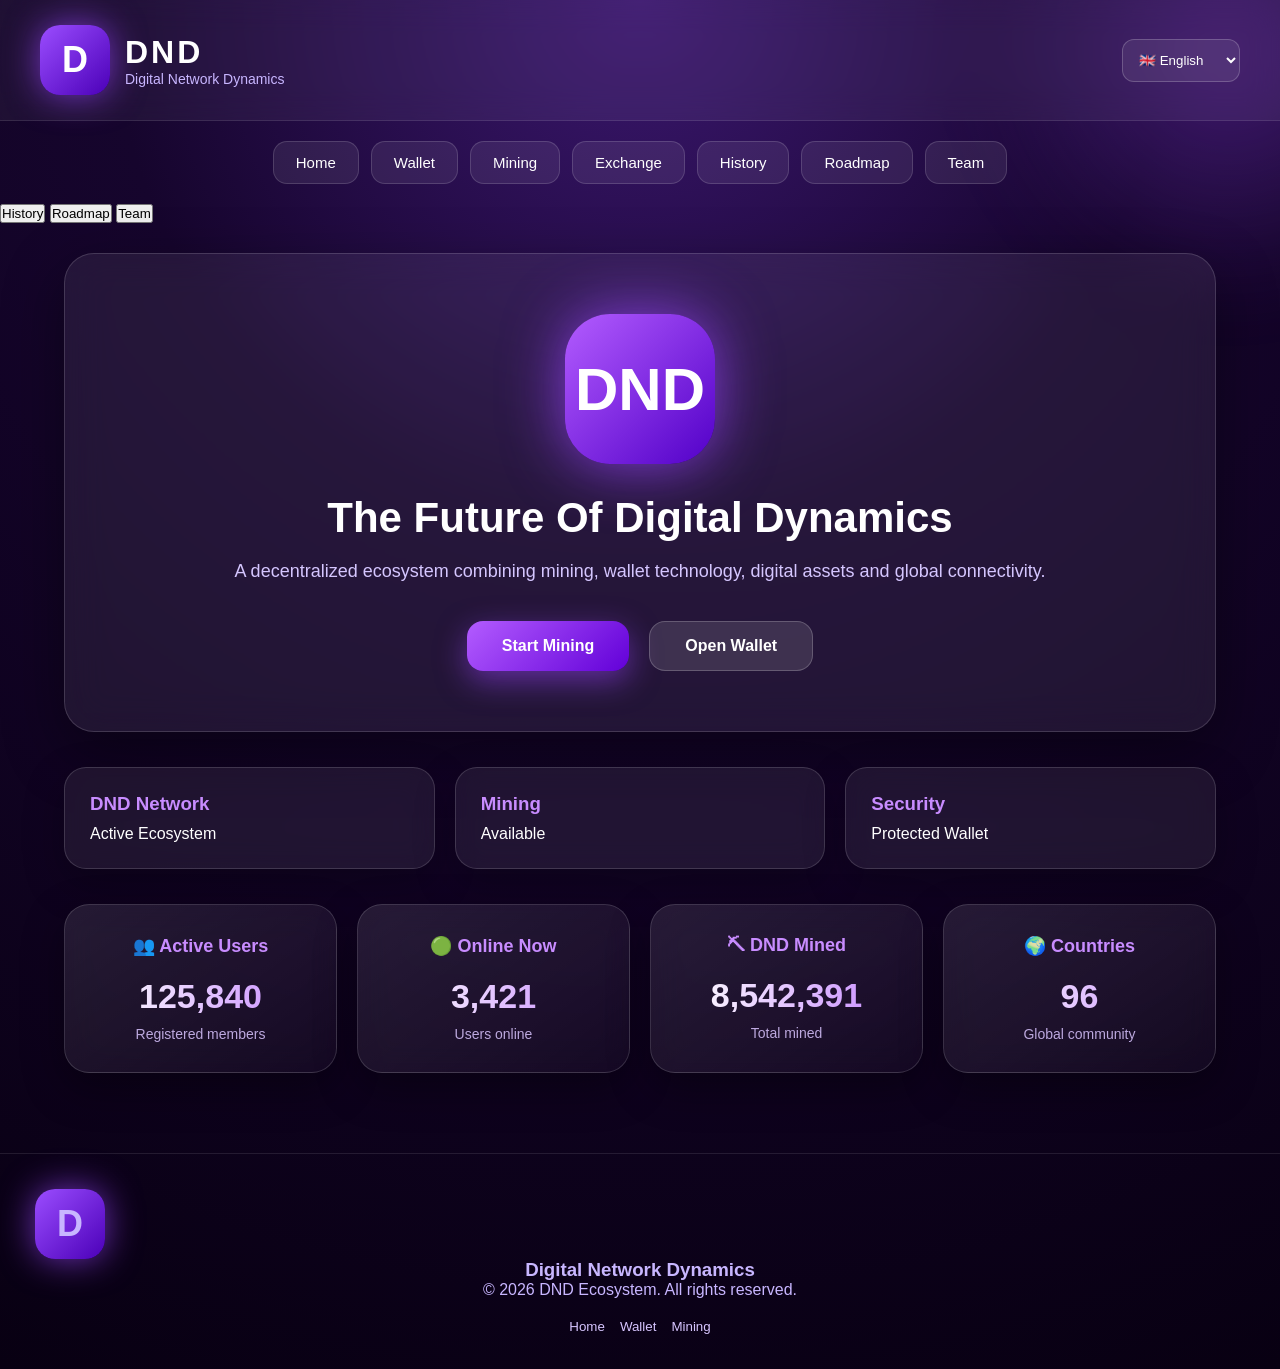
<file: index.html>
<!DOCTYPE html>
<html lang="en">

<head>

<meta charset="UTF-8">

<meta name="viewport" content="width=device-width, initial-scale=1.0">


<title>
Digital Network Dynamics | DND
</title>


<link rel="stylesheet" href="style.css">


</head>


<body>


<div class="background-glow"></div>



<header class="top-header">


<div class="brand">


<div class="logo-emblem">

<span>D</span>

</div>


<div class="brand-text">

<h1>
DND
</h1>

<p>
Digital Network Dynamics
</p>

</div>


</div>



<select id="languageSelect">


<option value="en">
🇬🇧 English
</option>


<option value="fr">
🇫🇷 Français
</option>


<option value="zh">
🇨🇳 中文
</option>


<option value="pl">
🇵🇱 Polski
</option>


<option value="es">
🇪🇸 Español
</option>


</select>


</header>




<nav class="navigation">


<button onclick="openPage('home')" data-i18n="home">
Home
</button>


<button onclick="openPage('wallet')" data-i18n="wallet">
Wallet
</button>


<button onclick="openPage('mining')" data-i18n="mining">
Mining
</button>


<button onclick="openPage('exchange')" data-i18n="exchange">
Exchange
</button>


<button onclick="openPage('history')" data-i18n="history">
History
</button>


<button onclick="openPage('roadmap')" data-i18n="roadmap">
Roadmap
</button>


<button onclick="openPage('team')" data-i18n="team">
Team
</button>


</nav>



<button onclick="openPage('history')">
History
</button>


<button onclick="openPage('roadmap')">
Roadmap
</button>


<button onclick="openPage('team')">
Team
</button>



</nav>





<main class="container">
 <section id="home" class="page">


<div class="hero-card">


<div class="hero-logo">

<div class="big-emblem">
DND
</div>


</div>



<h2>
The Future Of Digital Dynamics
</h2>



<p>
A decentralized ecosystem combining mining, wallet technology, digital assets and global connectivity.
</p>




<div class="hero-buttons">


<button class="main-button" onclick="openPage('mining')">

Start Mining

</button>



<button class="secondary-button" onclick="openPage('wallet')">

Open Wallet

</button>



</div>


</div>



<div class="stats-grid">



<div class="stat-card">

<h3>
DND Network
</h3>

<p>
Active Ecosystem
</p>

</div>




<div class="stat-card">

<h3>
Mining
</h3>

<p>
Available
</p>

</div>




<div class="stat-card">

<h3>
Security
</h3>

<p>
Protected Wallet
</p>

</div>



</div>

<div class="network-stats">


<div class="network-card">

<h3>
👥 Active Users
</h3>

<strong>
125,840
</strong>

<p>
Registered members
</p>

</div>



<div class="network-card">

<h3>
🟢 Online Now
</h3>

<strong>
3,421
</strong>

<p>
Users online
</p>

</div>



<div class="network-card">

<h3>
⛏ DND Mined
</h3>

<strong>
8,542,391
</strong>

<p>
Total mined
</p>

</div>



<div class="network-card">

<h3>
🌍 Countries
</h3>

<strong>
96
</strong>

<p>
Global community
</p>

</div>



</div>

</section>








<section id="wallet" class="page hidden">


<div class="section-title">

<h2>
💎 DND Wallet
</h2>


<p>
Your digital asset center
</p>


</div>



<div class="wallet-grid">



<div class="balance-card">

<h3>
DND
</h3>

<div id="dndBalance">
0
</div>


<span>
Digital Network Dynamics
</span>

</div>





<div class="balance-card">

<h3>
USDT
</h3>

<div id="usdtBalance">
0
</div>


<span>
Tether USD
</span>

</div>





<div class="balance-card">

<h3>
BTC
</h3>

<div id="btcBalance">
0
</div>


<span>
Bitcoin
</span>

</div>





<div class="balance-card">

<h3>
ETH
</h3>

<div id="ethBalance">
0
</div>


<span>
Ethereum
</span>

</div>





<div class="balance-card">

<h3>
TRX
</h3>

<div id="trxBalance">
0
</div>


<span>
Tron
</span>

</div>




</div>




<div class="wallet-actions">


<button onclick="openPage('deposit')">

Deposit

</button>



<button onclick="openPage('withdraw')">

Withdraw

</button>



</div>



</section>
<section id="mining" class="page hidden">


<div class="section-title">

<h2>
⛏ DND Mining
</h2>

<p>
Earn DND through network participation
</p>

</div>




<div class="mining-panel">



<div class="mining-status">


<h3>
Mining Status
</h3>


<div id="miningStatus" class="status-off">

OFF

</div>


</div>




<div class="mining-info">


<div class="info-box">

<h4>
Mining Speed
</h4>

<p id="miningSpeed">

0.01 DND / sec

</p>

</div>




<div class="info-box">

<h4>
Mining Time
</h4>

<p id="miningTime">

0 seconds

</p>

</div>




<div class="info-box">

<h4>
Level
</h4>

<p id="miningLevel">

1

</p>

</div>


</div>





<div class="mining-buttons">


<button class="main-button"
onclick="startMining()">

Start Mining

</button>



<button class="secondary-button"
onclick="stopMining()">

Stop

</button>


<button class="boost-button"
onclick="boostMining()">

⚡ Accelerate

</button>



</div>


</div>



</section>







<section id="exchange" class="page hidden">


<div class="section-title">

<h2>
🔄 Exchange
</h2>

<p>
Swap digital assets instantly
</p>

</div>




<div class="exchange-panel">



<select id="exchangeFrom">


<option value="DND">
DND
</option>


<option value="USDT">
USDT
</option>


<option value="BTC">
BTC
</option>


<option value="ETH">
ETH
</option>


<option value="TRX">
TRX
</option>


</select>





<select id="exchangeTo">


<option value="USDT">
USDT
</option>


<option value="DND">
DND
</option>


<option value="BTC">
BTC
</option>


<option value="ETH">
ETH
</option>


<option value="TRX">
TRX
</option>


</select>






<input id="exchangeAmount"

type="number"

placeholder="Amount">




<button class="main-button"

onclick="exchangeCurrency()">

Exchange

</button>




<p id="exchangeMessage">

</p>




</div>



</section>
<section id="deposit" class="page hidden">


<div class="section-title">

<h2>
💰 Deposit DND
</h2>

<p>
Add assets to your wallet
</p>

</div>



<div class="action-panel">


<div class="wallet-address">


<h3>
Your DND Address
</h3>


<div class="address-box">

DND-0000-0000-0000

</div>


<button onclick="copyAddress()">

Copy Address

</button>


</div>





<input 
id="depositAmount"
type="number"
placeholder="Amount">



<button class="main-button"

onclick="depositDND()">

Confirm Deposit

</button>



</div>



</section>








<section id="withdraw" class="page hidden">


<div class="section-title">

<h2>
📤 Withdraw DND
</h2>


<p>
Send assets from your wallet
</p>


</div>




<div class="action-panel">



<input

id="withdrawAddress"

placeholder="Wallet address">





<input

id="withdrawAmount"

type="number"

placeholder="Amount">





<button class="main-button"

onclick="withdrawDND()">

Confirm Withdraw

</button>



</div>



</section>









<section id="history" class="page hidden">


<div class="section-title">

<h2>
📜 Transaction History
</h2>


<p>
All wallet activity
</p>


</div>




<div id="transactionHistory"

class="history-panel">


No transactions yet


</div>



</section>
<section id="roadmap" class="page hidden">


<div class="section-title">

<h2>
🗺 DND Roadmap
</h2>

<p>
The evolution of our ecosystem
</p>


</div>




<div class="roadmap-container">



<div class="road-card">


<div class="phase">

PHASE 01

</div>


<h3>
Foundation
</h3>


<p>

Creation of DND ecosystem, concept development and technical architecture.

</p>


</div>





<div class="road-card">


<div class="phase">

PHASE 02

</div>


<h3>
Technology
</h3>


<p>

Wallet, mining system, exchange and user infrastructure.

</p>


</div>





<div class="road-card">


<div class="phase">

PHASE 03

</div>


<h3>
Expansion
</h3>


<p>

Global community, partnerships and network growth.

</p>


</div>





<div class="road-card">


<div class="phase">

PHASE 04

</div>


<h3>
Global Network

</h3>


<p>

Building a worldwide decentralized digital ecosystem.

</p>


</div>



</div>


</section>









<section id="team" class="page hidden">


<div class="section-title">

<h2>
👥 DND Team
</h2>


<p>
People behind the technology
</p>


</div>




<div class="team-grid">



<div class="team-card">


<div class="team-logo">

D

</div>


<h3>
Founder

</h3>


<p>
Vision & Strategy
</p>


</div>





<div class="team-card">


<div class="team-logo">

⚙

</div>


<h3>
Developers

</h3>


<p>
Technology & Infrastructure
</p>


</div>





<div class="team-card">


<div class="team-logo">

🔬

</div>


<h3>
Research

</h3>


<p>
Innovation & Analytics
</p>


</div>



</div>



</section>
</main>




<footer class="footer">


<div class="footer-logo">

<div class="logo-emblem small">

D

</div>


<h3>

Digital Network Dynamics

</h3>


</div>



<p>

© 2026 DND Ecosystem. All rights reserved.

</p>



<div class="footer-links">


<button onclick="openPage('home')">

Home

</button>



<button onclick="openPage('wallet')">

Wallet

</button>



<button onclick="openPage('mining')">

Mining

</button>


</div>



</footer>




<script src="app.js"></script>


</body>


</html>
</file>
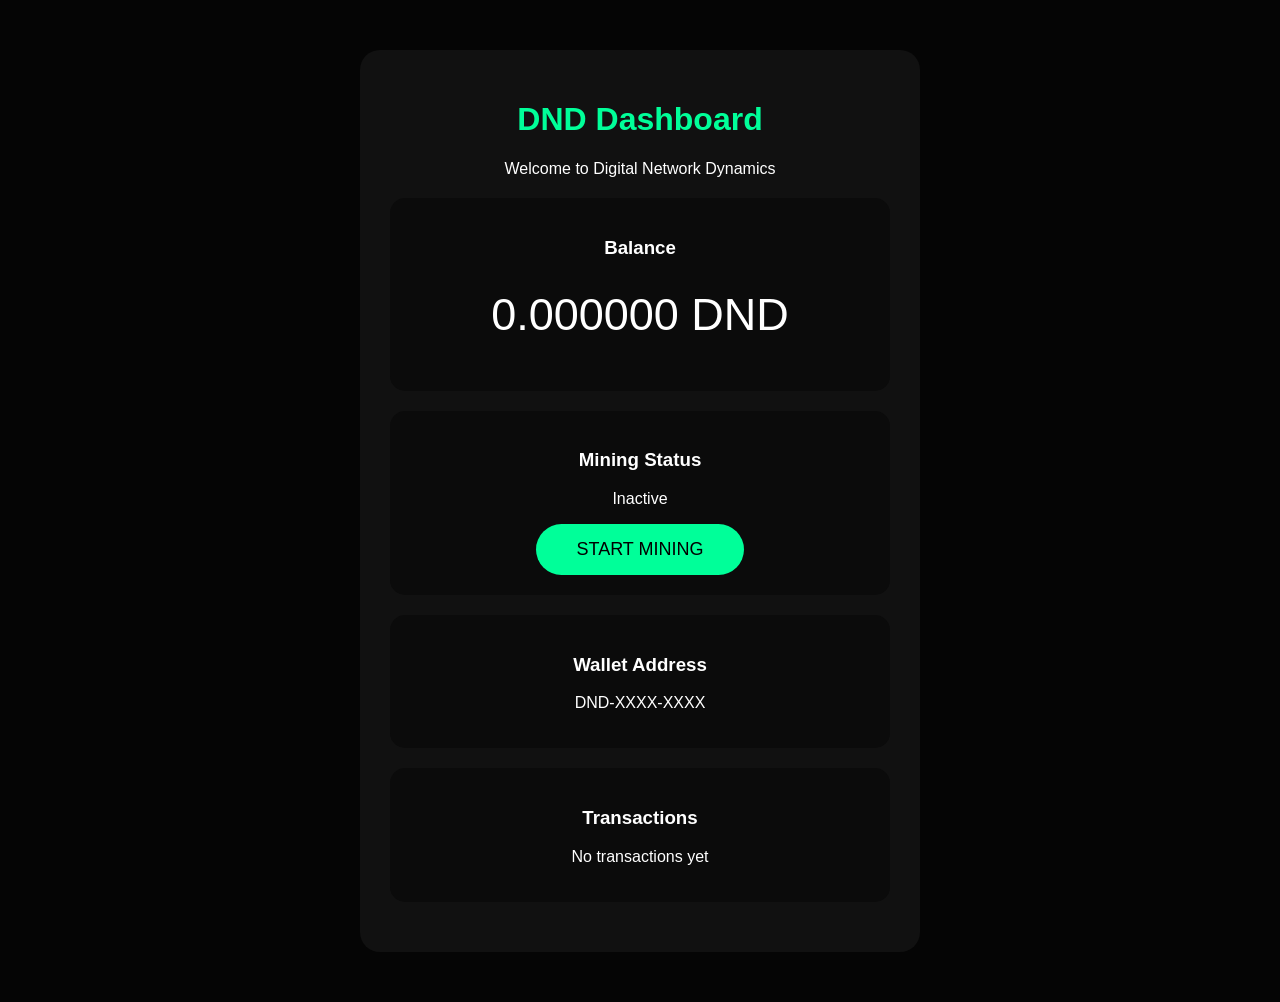
<file: dashboard.html>
<!DOCTYPE html>
<html lang="en">

<head>

<title>DND Dashboard</title>

<style>

body {
    margin:0;
    background:#050505;
    color:white;
    font-family:Arial;
    text-align:center;
}

.container {
    margin:50px auto;
    max-width:500px;
    background:#111;
    padding:30px;
    border-radius:20px;
}

h1 {
    color:#00ff99;
}

.balance {
    font-size:45px;
    margin:30px;
}

.card {
    background:#0b0b0b;
    padding:20px;
    margin:20px 0;
    border-radius:15px;
}

button {
    background:#00ff99;
    border:none;
    padding:15px 40px;
    border-radius:30px;
    font-size:18px;
    cursor:pointer;
}

</style>

</head>


<body>


<div class="container">

<h1>
DND Dashboard
</h1>


<p>
Welcome to Digital Network Dynamics
</p>


<div class="card">

<h3>
Balance
</h3>

<div class="balance">
0.000000 DND
</div>

</div>



<div class="card">

<h3>
Mining Status
</h3>

<p>
Inactive
</p>


<button>
START MINING
</button>

</div>




<div class="card">

<h3>
Wallet Address
</h3>

<p>
DND-XXXX-XXXX
</p>

</div>



<div class="card">

<h3>
Transactions
</h3>

<p>
No transactions yet
</p>

</div>


</div>


</body>

</html>
</file>
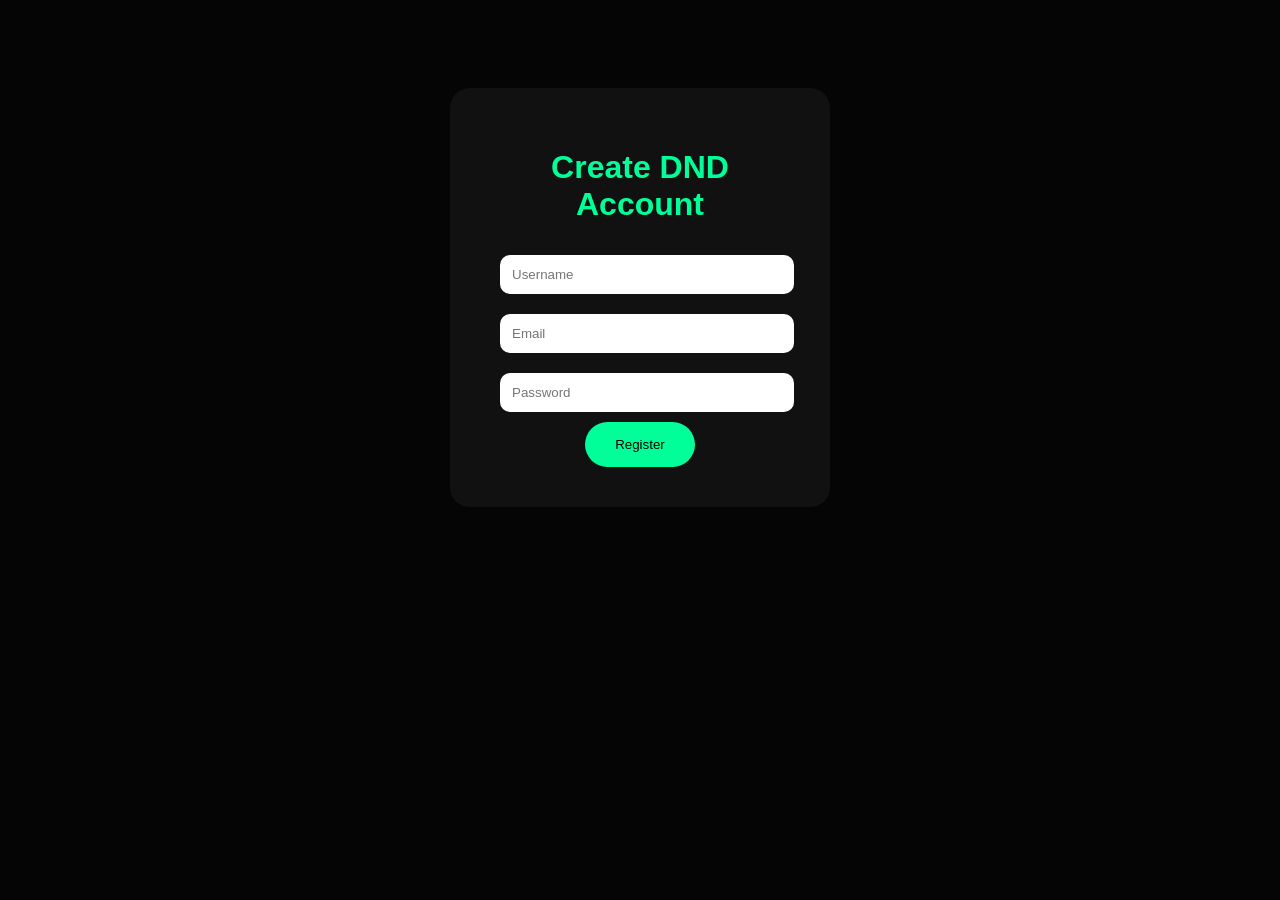
<file: register.html>
<!DOCTYPE html>
<html>
<head>

<title>DND Registration</title>

<style>
body{
background:#050505;
color:white;
font-family:Arial;
text-align:center;
padding-top:80px;
}

.box{
background:#111;
padding:40px;
border-radius:20px;
width:300px;
margin:auto;
}

input{
width:90%;
padding:12px;
margin:10px;
border-radius:10px;
border:none;
}

button{
background:#00ff99;
border:none;
padding:15px 30px;
border-radius:30px;
cursor:pointer;
}

h1{
color:#00ff99;
}

</style>

</head>


<body>


<div class="box">

<h1>
Create DND Account
</h1>


<input placeholder="Username">

<input placeholder="Email">

<input placeholder="Password" type="password">


<button>
Register
</button>


</div>


</body>
</html>
</file>
<file: style.css>
*{

margin:0;

padding:0;

box-sizing:border-box;

font-family:
"Inter",
Arial,
sans-serif;

}



body{

min-height:100vh;

background:
radial-gradient(
circle at top,
#3b176f 0%,
#16052d 35%,
#080012 100%
);


color:white;

overflow-x:hidden;

}




.background-glow{

position:fixed;

width:500px;

height:500px;

background:
radial-gradient(
circle,
rgba(155,70,255,0.35),
transparent 70%
);


top:-200px;

right:-200px;

filter:blur(40px);

z-index:-1;

}





.top-header{

display:flex;

justify-content:space-between;

align-items:center;

padding:25px 40px;

background:
rgba(255,255,255,0.05);


backdrop-filter:
blur(15px);


border-bottom:
1px solid rgba(255,255,255,0.1);

}





.brand{

display:flex;

align-items:center;

gap:15px;

}




.logo-emblem{

width:70px;

height:70px;


border-radius:20px;


background:
linear-gradient(
135deg,
#9b4dff,
#4b00b8
);


display:flex;

justify-content:center;

align-items:center;


font-size:36px;

font-weight:900;


box-shadow:
0 0 35px
rgba(155,70,255,0.7);


}



.brand-text h1{

font-size:32px;

letter-spacing:3px;

}



.brand-text p{

color:#c8b6ff;

font-size:14px;

}



#languageSelect{

background:
rgba(255,255,255,0.08);


border:

1px solid rgba(255,255,255,0.2);


color:white;

padding:12px;

border-radius:12px;


outline:none;

}


#languageSelect option{

background:#17052e;

}
.navigation{

display:flex;

justify-content:center;

gap:12px;

padding:20px;

flex-wrap:wrap;

}




.navigation button{

background:

rgba(255,255,255,0.08);


border:

1px solid
rgba(255,255,255,0.15);


color:white;


padding:12px 22px;


border-radius:14px;


cursor:pointer;


transition:
0.3s;


font-size:15px;


}



.navigation button:hover{


background:

linear-gradient(
135deg,
#9b4dff,
#5c00d6
);


transform:
translateY(-3px);


box-shadow:

0 10px 25px
rgba(155,70,255,0.4);


}





.container{


width:90%;

max-width:1200px;

margin:auto;

padding:30px 0;


}




.page{


animation:

fadeIn
0.4s
ease;


}



.hidden{


display:none;

}




@keyframes fadeIn{


from{

opacity:0;

transform:
translateY(20px);

}


to{

opacity:1;

transform:
translateY(0);

}


}





.hero-card{


background:

rgba(255,255,255,0.07);


border:

1px solid
rgba(255,255,255,0.15);


border-radius:30px;


padding:60px 40px;


text-align:center;


backdrop-filter:

blur(20px);


box-shadow:

0 20px 60px
rgba(0,0,0,0.4);


}





.big-emblem{


width:150px;


height:150px;


margin:auto;


border-radius:45px;


display:flex;


align-items:center;


justify-content:center;


font-size:60px;


font-weight:900;



background:

linear-gradient(
135deg,
#b35cff,
#5200c8
);



box-shadow:

0 0 60px
rgba(155,70,255,0.8);


}




.hero-card h2{


font-size:42px;


margin:30px 0 15px;


}



.hero-card p{


color:#d5c6ff;


font-size:18px;


line-height:1.6;


}
.hero-buttons{


display:flex;

justify-content:center;

gap:20px;

margin-top:35px;

flex-wrap:wrap;


}




.main-button,
.secondary-button,
.boost-button{


padding:15px 35px;


border:none;


border-radius:16px;


cursor:pointer;


font-size:16px;


font-weight:700;


transition:
0.3s;


}





.main-button{


background:

linear-gradient(
135deg,
#b35cff,
#6200d8
);


color:white;


box-shadow:

0 10px 30px
rgba(155,70,255,0.5);


}




.secondary-button{


background:

rgba(255,255,255,0.12);


border:

1px solid
rgba(255,255,255,0.2);


color:white;


}





.boost-button{


background:

linear-gradient(
135deg,
#ffb300,
#ff6600
);


color:white;


}





.main-button:hover,
.secondary-button:hover,
.boost-button:hover{


transform:

translateY(-4px);


}





.stats-grid{


display:grid;


grid-template-columns:

repeat(
3,
1fr
);


gap:20px;


margin-top:35px;


}




.stat-card,
.balance-card,
.info-box,
.team-card,
.road-card{


background:

rgba(255,255,255,0.07);


border:

1px solid
rgba(255,255,255,0.15);


border-radius:22px;


padding:25px;


backdrop-filter:

blur(15px);


box-shadow:

0 15px 40px
rgba(0,0,0,0.25);


}




.stat-card h3{


color:#c88cff;


margin-bottom:10px;


}





.section-title{


text-align:center;


margin-bottom:35px;


}



.section-title h2{


font-size:36px;


}



.section-title p{


color:#cdbaff;


margin-top:10px;


}





.wallet-grid{


display:grid;


grid-template-columns:

repeat(
auto-fit,
minmax(200px,1fr)
);


gap:20px;


}




.balance-card{


text-align:center;


}





.balance-card h3{


color:#c17cff;


font-size:22px;


}




.balance-card div{


font-size:34px;


font-weight:900;


margin:20px 0;


}





.balance-card span{


color:#bca9df;


font-size:13px;


}
.wallet-actions{


display:flex;


justify-content:center;


gap:20px;


margin-top:35px;


flex-wrap:wrap;


}




.wallet-actions button{


background:

linear-gradient(
135deg,
#9b4dff,
#5c00d6
);


color:white;


border:none;


padding:14px 35px;


border-radius:15px;


cursor:pointer;


}





.mining-panel,
.exchange-panel,
.action-panel,
.history-panel{


background:

rgba(255,255,255,0.07);


border:

1px solid
rgba(255,255,255,0.15);


border-radius:25px;


padding:35px;


backdrop-filter:

blur(18px);


box-shadow:

0 20px 50px
rgba(0,0,0,0.3);


}




.status-off{


display:inline-block;


margin-top:15px;


padding:10px 25px;


border-radius:20px;


background:#4a0b0b;


color:#ff7b7b;


}




.mining-info{


display:grid;


grid-template-columns:

repeat(
3,
1fr
);


gap:20px;


margin:30px 0;


}




.info-box{


text-align:center;


}




.info-box h4{


color:#c17cff;


margin-bottom:15px;


}





.mining-buttons{


display:flex;


justify-content:center;


gap:15px;


flex-wrap:wrap;


}





.exchange-panel{


display:flex;


flex-direction:column;


gap:20px;


max-width:500px;


margin:auto;


}





.exchange-panel select,
.exchange-panel input,
.action-panel input{


background:

rgba(255,255,255,0.08);


border:

1px solid
rgba(255,255,255,0.2);


color:white;


padding:15px;


border-radius:14px;


font-size:16px;


outline:none;


}





.exchange-panel option{


background:#18042f;


}





#exchangeMessage{


text-align:center;


color:#c88cff;


font-weight:bold;


}
.action-panel{


display:flex;


flex-direction:column;


gap:20px;


max-width:500px;


margin:auto;


}





.address-box{


background:

rgba(0,0,0,0.3);


border:

1px solid
rgba(255,255,255,0.15);


padding:18px;


border-radius:14px;


text-align:center;


font-family:monospace;


color:#d7c5ff;


}





.wallet-address button{


margin-top:15px;


padding:12px 25px;


border:none;


border-radius:12px;


background:

rgba(255,255,255,0.12);


color:white;


cursor:pointer;


}





.history-panel{


min-height:200px;


display:flex;


flex-direction:column;


gap:15px;


}





.transaction{


display:flex;


justify-content:space-between;


padding:15px;


border-radius:15px;


background:

rgba(255,255,255,0.08);


border:

1px solid
rgba(255,255,255,0.1);


}





.roadmap-container{


display:grid;


grid-template-columns:

repeat(
2,
1fr
);


gap:25px;


}





.road-card{


position:relative;


overflow:hidden;


}





.road-card::before{


content:"";


position:absolute;


width:100px;


height:100px;


background:

rgba(155,70,255,0.3);


filter:

blur(40px);


top:-30px;


right:-30px;


}





.phase{


color:#b35cff;


font-weight:900;


letter-spacing:2px;


margin-bottom:15px;


}





.road-card h3{


font-size:25px;


margin-bottom:12px;


}





.road-card p{


color:#d1c0ff;


line-height:1.6;


}





.team-grid{


display:grid;


grid-template-columns:

repeat(
3,
1fr
);


gap:25px;


}





.team-card{


text-align:center;


}




.team-logo{


width:80px;


height:80px;


margin:auto;


border-radius:50%;


display:flex;


align-items:center;


justify-content:center;


font-size:35px;


background:

linear-gradient(
135deg,
#a84cff,
#5600c7
);


box-shadow:

0 0 30px
rgba(155,70,255,0.6);


margin-bottom:20px;


}


.network-stats{


display:grid;


grid-template-columns:
repeat(4,1fr);


gap:20px;


margin-top:35px;


}



.network-card{


background:

linear-gradient(
145deg,
rgba(255,255,255,0.10),
rgba(255,255,255,0.03)
);


border:

1px solid
rgba(255,255,255,0.15);


border-radius:25px;


padding:30px;


text-align:center;


backdrop-filter:

blur(15px);


box-shadow:

0 15px 40px
rgba(0,0,0,0.35);


transition:

0.3s;


}



.network-card:hover{


transform:

translateY(-8px);


box-shadow:

0 20px 50px
rgba(155,70,255,0.45);


}



.network-card h3{


color:#c88cff;


font-size:18px;


margin-bottom:20px;


}



.network-card strong{


display:block;


font-size:34px;


font-weight:900;


background:

linear-gradient(
90deg,
#ffffff,
#c88cff
);


-webkit-background-clip:text;


color:transparent;


margin-bottom:10px;


}



.network-card p{


color:#bda9df;


font-size:14px;


}

.footer{


margin-top:50px;


padding:35px;


text-align:center;


border-top:

1px solid
rgba(255,255,255,0.1);


color:#c8b6ff;


}



.footer-links{


display:flex;


justify-content:center;


gap:15px;


margin-top:20px;


flex-wrap:wrap;


}



.footer-links button{


background:none;


border:none;


color:#d7c5ff;


cursor:pointer;


}
@media(max-width:900px){



.top-header{


flex-direction:column;


gap:20px;


text-align:center;


}



.brand-text h1{


font-size:26px;


}



.navigation{


padding:15px;


}



.navigation button{


width:100%;


max-width:300px;


}



.stats-grid{


grid-template-columns:

1fr;


}



.mining-info{


grid-template-columns:

1fr;


}



.roadmap-container{


grid-template-columns:

1fr;


}



.team-grid{


grid-template-columns:

1fr;


}



.hero-card{


padding:40px 20px;


}



.hero-card h2{


font-size:30px;


}



.big-emblem{


width:120px;


height:120px;


font-size:45px;


}



}



@keyframes pulseGlow{


0%{


box-shadow:

0 0 20px
rgba(155,70,255,0.4);


}



50%{


box-shadow:

0 0 60px
rgba(155,70,255,0.9);


}



100%{


box-shadow:

0 0 20px
rgba(155,70,255,0.4);


}


}




.logo-emblem,
.big-emblem,
.team-logo{


animation:

pulseGlow
3s
infinite;


}




button{


-webkit-tap-highlight-color:transparent;


}



::-webkit-scrollbar{


width:10px;


}



::-webkit-scrollbar-track{


background:#0b0018;


}



::-webkit-scrollbar-thumb{


background:

linear-gradient(
#b35cff,
#5c00d6
);


border-radius:20px;


}
</file>
